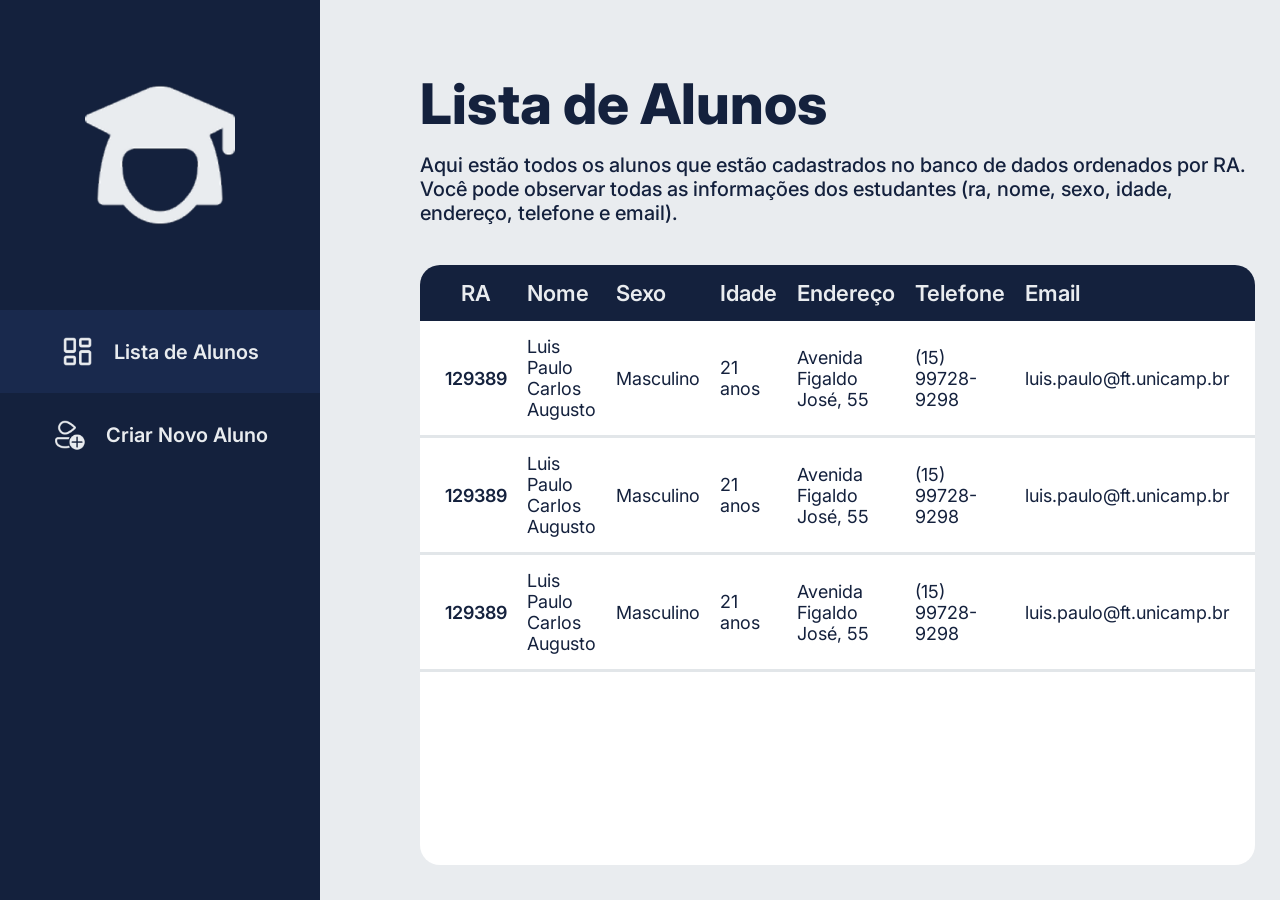
<file: index.html>
<!DOCTYPE html>
<html lang="pt-br">
<head>
    <meta charset="UTF-8">
    <meta name="viewport" content="width=device-width, initial-scale=1.0">
    <title>Lista de Alunos</title>

    <link rel="preconnect" href="https://fonts.googleapis.com">
    <link rel="preconnect" href="https://fonts.gstatic.com" crossorigin>
    <link href="https://fonts.googleapis.com/css2?family=Inter:ital,opsz,wght@0,14..32,100..900;1,14..32,100..900&display=swap" rel="stylesheet">
    <link rel="stylesheet" type="text/css" href="css/style.css">
</head>
<body>
    <nav>
        <img src="images/icone_principal.png" alt="Ícone do Sistema">
        <div id="caixa-navegacao">
            <a class="ancora-navegacao" href="index.html">
                <div class="botao-navegacao navegacao-selecionada">
                    <img src="images/icone_dashboard.png" alt="Ícone de Dashboard">
                    <p>Lista de Alunos</p>
                </div>
            </a>
            <a class="ancora-navegacao" href="novo.html">
                <div class="botao-navegacao">
                    <img src="images/icone_novo.png" alt="Ícone de Novo">
                    <p>Criar Novo Aluno</p>
                </div>
            </a>
        </div>
    </nav>
    <main>
        <h1>Lista de Alunos</h1>
        <p>Aqui estão todos os alunos que estão cadastrados no banco de dados ordenados por RA. Você pode observar todas as informações dos estudantes (ra, nome, sexo, idade, endereço, telefone e email).</p>

        <div id="area-tabela">
            <table>
                <thead>
                    <tr>
                        <th>RA</th>
                        <th>Nome</th>
                        <th>Sexo</th>
                        <th>Idade</th>
                        <th>Endereço</th>
                        <th>Telefone</th>
                        <th>Email</th>
                    </tr>
                </thead>
                <tbody>                
                    <tr>
                        <td>129389</td>
                        <td>Luis Paulo Carlos Augusto</td>
                        <td>Masculino</td>
                        <td>21 anos</td>
                        <td>Avenida Figaldo José, 55</td>
                        <td>(15) 99728-9298</td>
                        <td>luis.paulo@ft.unicamp.br</td>
                    </tr>
                    <tr>
                        <td>129389</td>
                        <td>Luis Paulo Carlos Augusto</td>
                        <td>Masculino</td>
                        <td>21 anos</td>
                        <td>Avenida Figaldo José, 55</td>
                        <td>(15) 99728-9298</td>
                        <td>luis.paulo@ft.unicamp.br</td>
                    </tr>
                    <tr>
                        <td>129389</td>
                        <td>Luis Paulo Carlos Augusto</td>
                        <td>Masculino</td>
                        <td>21 anos</td>
                        <td>Avenida Figaldo José, 55</td>
                        <td>(15) 99728-9298</td>
                        <td>luis.paulo@ft.unicamp.br</td>
                    </tr>
                </tbody>
            </table>
        </div>
    </main>
</body>
</html>
</file>
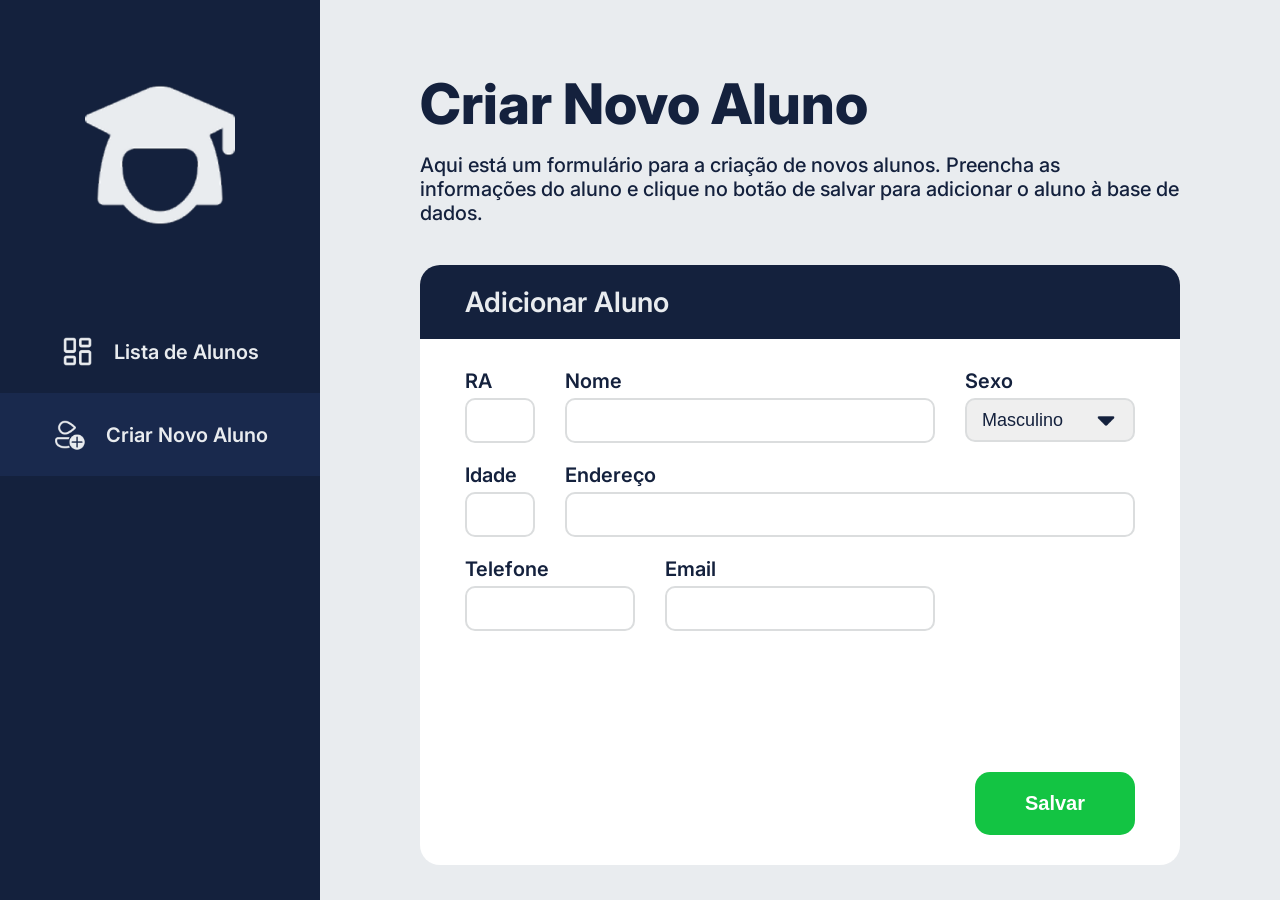
<file: novo.html>
<!DOCTYPE html>
<html lang="pt-br">
<head>
    <meta charset="UTF-8">
    <meta name="viewport" content="width=device-width, initial-scale=1.0">
    <title>Lista de Alunos</title>

    <link rel="preconnect" href="https://fonts.googleapis.com">
    <link rel="preconnect" href="https://fonts.gstatic.com" crossorigin>
    <link href="https://fonts.googleapis.com/css2?family=Inter:ital,opsz,wght@0,14..32,100..900;1,14..32,100..900&display=swap" rel="stylesheet">
    <link rel="stylesheet" type="text/css" href="css/style.css">
</head>
<body>
    <nav>
        <img src="images/icone_principal.png" alt="Ícone do Sistema">
        <div id="caixa-navegacao">
            <a class="ancora-navegacao" href="index.html">
                <div class="botao-navegacao">
                    <img src="images/icone_dashboard.png" alt="Ícone de Dashboard">
                    <p>Lista de Alunos</p>
                </div>
            </a>
            <a class="ancora-navegacao" href="novo.html">
                <div class="botao-navegacao navegacao-selecionada">
                    <img src="images/icone_novo.png" alt="Ícone de Novo">
                    <p>Criar Novo Aluno</p>
                </div>
            </a>
        </div>
    </nav>
    <main>
        <h1>Criar Novo Aluno</h1>
        <p>Aqui está um formulário para a criação de novos alunos. Preencha as informações do aluno e clique no botão de salvar para adicionar o aluno à base de dados.</p>

        <div id="area-formulario">
            <div id="cabecalho-formulario">
                <h2>Adicionar Aluno</h2>
            </div>
            <form>
                <div id="form-ra">
                    <label for="nmbRA">RA</label>
                    <input type="number" name="nmbRA" id="nmbRA">
                </div>
                <div id="form-nome">
                    <label for="txtNome">Nome</label>
                    <input type="text" name="txtNome" id="txtNome">
                </div>
                <div id="form-sexo">
                    <label for="ddlSexo">Sexo</label>
                    <select name="ddlSexo" id="ddlSexo">
                        <option value="masculino">Masculino</option>
                        <option value="feminino">Feminino</option>
                    </select>
                </div>
                <div id="form-idade">
                    <label for="nmbIdade">Idade</label>
                    <input type="number" name="nmbIdade" id="nmbIdade">
                </div>
                <div id="form-endereco">
                    <label for="txtEndereco">Endereço</label>
                    <input type="text" name="txtEndereco" id="txtEndereco">
                </div>
                <div id="form-telefone">
                    <label for="txtTelefone">Telefone</label>
                    <input type="text" name="txtTelefone" id="txtTelefone">
                </div>
                <div id="form-email">
                    <label for="txtEmail">Email</label>
                    <input type="text" name="txtEmail" id="txtEmail">
                </div>
                <button type="submit">Salvar</button>
            </form>
        </div>        
    </main>
</body>
</html>
</file>
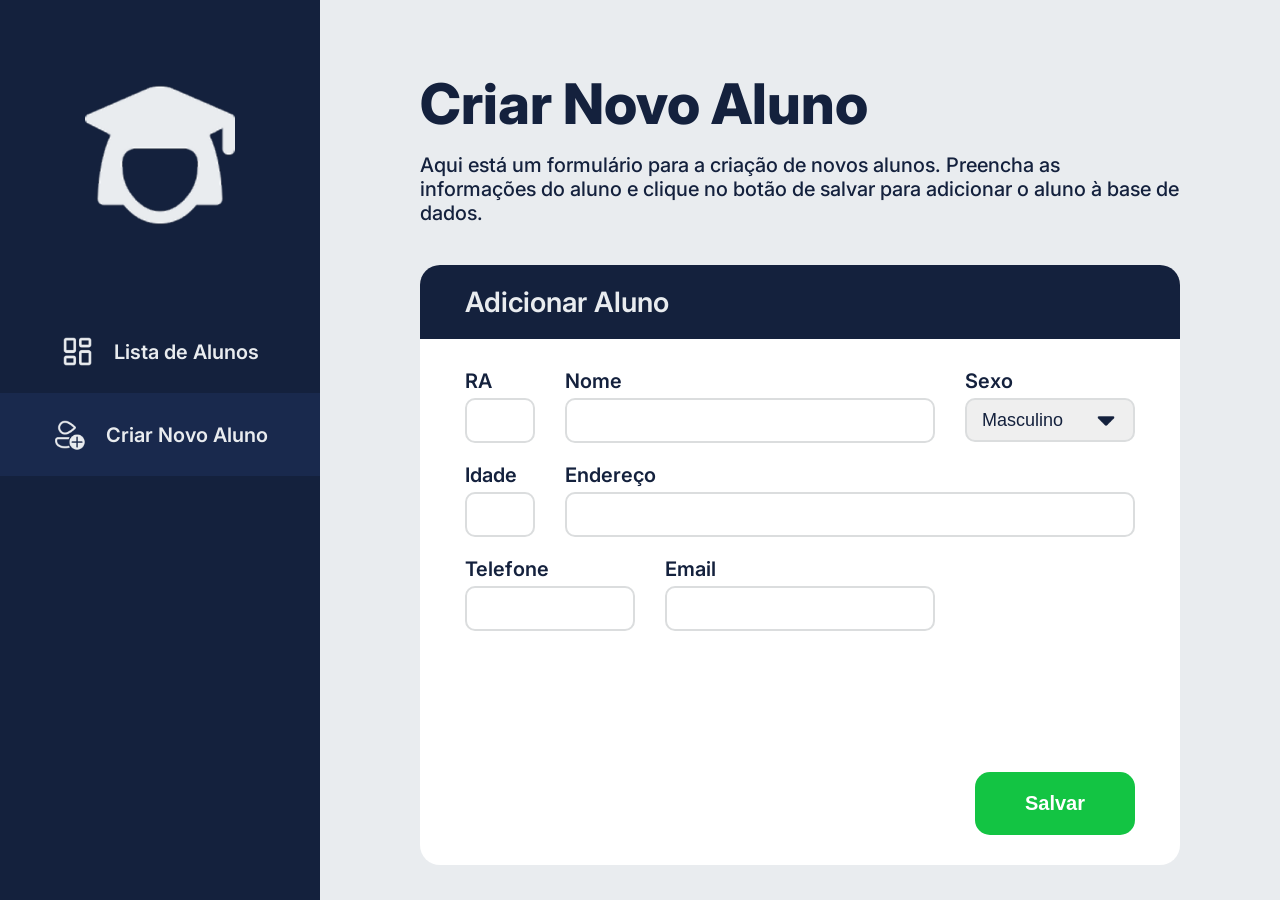
<file: Lista de Alunos/novo.html>
<!DOCTYPE html>
<html lang="pt-br">
<head>
    <meta charset="UTF-8">
    <meta name="viewport" content="width=device-width, initial-scale=1.0">
    <title>Lista de Alunos</title>

    <link rel="preconnect" href="https://fonts.googleapis.com">
    <link rel="preconnect" href="https://fonts.gstatic.com" crossorigin>
    <link href="https://fonts.googleapis.com/css2?family=Inter:ital,opsz,wght@0,14..32,100..900;1,14..32,100..900&display=swap" rel="stylesheet">
    <link rel="stylesheet" type="text/css" href="css/style.css">
</head>
<body>
    <nav>
        <img src="images/icone_principal.png" alt="Ícone do Sistema">
        <div id="caixa-navegacao">
            <a class="ancora-navegacao" href="index.php">
                <div class="botao-navegacao">
                    <img src="images/icone_dashboard.png" alt="Ícone de Dashboard">
                    <p>Lista de Alunos</p>
                </div>
            </a>
            <a class="ancora-navegacao" href="novo.html">
                <div class="botao-navegacao navegacao-selecionada">
                    <img src="images/icone_novo.png" alt="Ícone de Novo">
                    <p>Criar Novo Aluno</p>
                </div>
            </a>
        </div>
    </nav>
    <main>
        <h1>Criar Novo Aluno</h1>
        <p>Aqui está um formulário para a criação de novos alunos. Preencha as informações do aluno e clique no botão de salvar para adicionar o aluno à base de dados.</p>

        <div id="area-formulario">
            <div id="cabecalho-formulario">
                <h2>Adicionar Aluno</h2>
            </div>
            <form action="cadastro.php" method="post">
                <div id="form-ra">
                    <label for="nmbRA">RA</label>
                    <input type="number" name="nmbRA" id="nmbRA">
                </div>
                <div id="form-nome">
                    <label for="txtNome">Nome</label>
                    <input type="text" name="txtNome" id="txtNome">
                </div>
                <div id="form-sexo">
                    <label for="ddlSexo">Sexo</label>
                    <select name="ddlSexo" id="ddlSexo">
                        <option value="masculino">Masculino</option>
                        <option value="feminino">Feminino</option>
                    </select>
                </div>
                <div id="form-idade">
                    <label for="nmbIdade">Idade</label>
                    <input type="number" name="nmbIdade" id="nmbIdade">
                </div>
                <div id="form-endereco">
                    <label for="txtEndereco">Endereço</label>
                    <input type="text" name="txtEndereco" id="txtEndereco">
                </div>
                <div id="form-telefone">
                    <label for="txtTelefone">Telefone</label>
                    <input type="text" name="txtTelefone" id="txtTelefone">
                </div>
                <div id="form-email">
                    <label for="txtEmail">Email</label>
                    <input type="text" name="txtEmail" id="txtEmail">
                </div>
                <button type="submit">Salvar</button>
            </form>
        </div>        
    </main>
</body>
</html>
</file>
<file: css/style.css>
/* =========================== VISUALIZAÇÃO DESKTOP GRANDE (1920x1280) =========================== */
/* -------- Definições e Variáveis Globais ------ */
* {
    margin: 0; padding: 0;
    box-sizing: border-box;
}

:root {
    --cor-primaria: #14213D;
    --cor-primaria-clara: #19294D;
    --cor-secundaria: #E9ECEF;
    --cor-secundaria-variada: #E2E6E9;
    --cor-branca: #FFFFFF;
    --cor-cinza: #DBDDDE;
    --cor-confirmacao: #13C443;
}

html { font-size: 20px; font-family: "Inter", sans-serif; }

body {
    background-color: var(--cor-secundaria);
    width: 100dvw; height: 100dvh;
    display: flex; flex-flow: row nowrap;
}

/* ---------- Menu de Navegação Lateral --------- */
nav {
    min-width: 320px; height: 100dvh;
    background-color: var(--cor-primaria);
}

nav > img {
    width: 150px; height: 150px;
    display: block;
    margin: 80px auto;
}

.botao-navegacao {
    display: flex; flex-flow: row nowrap;
    justify-content: center; align-items: center;
    column-gap: 20px;
    padding: 25px 0;
}
.botao-navegacao.navegacao-selecionada { background-color: var(--cor-primaria-clara); }

.botao-navegacao > img { width: 33px; height: 33px; }
.botao-navegacao > p {
    color: var(--cor-secundaria); 
    font-size: 1rem; font-weight: 600;
}

a, a:visited, a:link, a:hover, a:active { 
    color: var(--cor-primaria); text-decoration: none; 
}

/* --------- Tabela com Informações Alunos ------ */
main { padding: 70px 100px; }

h1 {
    color: var(--cor-primaria); 
    font-size: 2.8rem; font-weight: 800;
    margin-bottom: 15px;
}

main > p {
    color: var(--cor-primaria); 
    font-size: 1rem; font-weight: 500;
    margin-bottom: 40px;
}

#area-tabela {
    width: 100%; height: 600px;
    background-color: var(--cor-branca);
    border-radius: 20px;
}

table {
    width: 100%;
    border-collapse: collapse;
}

th, td { padding: 15px 10px; }
th:first-child, td:first-child { padding-left: 25px; }
th:last-child, td:last-child { padding-right: 25px; }

tr:first-child th {
    color: var(--cor-secundaria);
    font-size: 1.1rem; font-weight: 600;
    text-align: left;
}

thead tr { background: var(--cor-primaria); }
thead tr th:first-child { border-top-left-radius: 20px; text-align: center; }
thead tr th:last-child { border-top-right-radius: 20px; }

td {
    color: var(--cor-primaria);
    font-size: 0.9rem; font-weight: 400;
    border-bottom: solid 3px var(--cor-secundaria-variada);
}

td:first-child { text-align: center; }
tbody td:first-child { font-weight: 600; }

/* ---------- Formulário de Novo Aluno ---------- */
#area-formulario {
    width: 100%; height: 600px;
    background-color: var(--cor-branca);
    border-radius: 20px;
    position: relative;
}

#cabecalho-formulario {
    background-color: var(--cor-primaria);
    border-radius: 20px 20px 0 0;
}

h2 {
    color: var(--cor-secundaria);
    font-size: 1.4rem; font-weight: 600;
    padding: 20px 45px;
}

form { 
    display: grid;
    grid-template-columns: repeat(7, 1fr);
    grid-auto-rows: 1fr;
    padding: 30px 45px;
    gap: 20px 30px;
}
form div { display: flex; flex-flow: column nowrap; }

#form-ra { grid-column: 1 / 2; }
#form-nome { grid-column: 2 / 6; }
#form-sexo { grid-column: 6 / 8; }
#form-idade { grid-column: 1 / 2; }
#form-endereco { grid-column: 2 / 8; }
#form-telefone { grid-column: 1 / 3; }
#form-email { grid-column: 3 / 6; }

label {
    color: var(--cor-primaria);
    font-size: 1rem; font-weight: 600;
}

input, select { 
    width: 100%; 
    border: solid 2px var(--cor-cinza); border-radius: 10px;
    padding: 10px 5px 10px 15px; margin-top: 5px;

    color: var(--cor-primaria);
    font-size: 0.9rem; font-weight: 400;
}

input:focus, select:focus {
    outline: none;
    border-color: var(--cor-primaria);
}

select {
    appearance: none;
    background-image: url("../images/icone_seta_baixo.png");
    background-repeat: no-repeat;
    background-position: right 12px center;
    background-size: 30px;
}

select, ::picker(select) { appearance: base-select; }
select::picker-icon { display: none; }

::picker(select) {
    padding: 5px; margin-top: 5px;
    border: 2px solid var(--cor-cinza); border-radius: 10px;
    box-shadow: 0 4px 12px rgb(0 0 0 / 0.1);
}

option { padding: 8px 12px; border-radius: 10px; }
option:first-child { margin-bottom: 3px; }
option:hover, option:focus-visible { background: var(--cor-secundaria); }
option:checked { background: var(--cor-primaria); color: var(--cor-secundaria); }
option::checkmark { display: none; }

button {
    position: absolute;
    bottom: 30px; right: 45px;
    background-color: var(--cor-confirmacao);
    padding: 20px 50px;
    border: none; border-radius: 15px;
    color: var(--cor-branca);
    font-size: 1rem; font-weight: 600;
    cursor: pointer;
}
</file>
<file: Lista de Alunos/css/style.css>
/* =========================== VISUALIZAÇÃO DESKTOP GRANDE (1920x1280) =========================== */
/* -------- Definições e Variáveis Globais ------ */
* {
    margin: 0; padding: 0;
    box-sizing: border-box;
}

:root {
    --cor-primaria: #14213D;
    --cor-primaria-clara: #19294D;
    --cor-secundaria: #E9ECEF;
    --cor-secundaria-variada: #E2E6E9;
    --cor-branca: #FFFFFF;
    --cor-cinza: #DBDDDE;
    --cor-confirmacao: #13C443;
}

html { font-size: 20px; font-family: "Inter", sans-serif; }

body {
    background-color: var(--cor-secundaria);
    width: 100dvw; height: 100dvh;
    display: flex; flex-flow: row nowrap;
}

/* ---------- Menu de Navegação Lateral --------- */
nav {
    min-width: 320px; height: 100dvh;
    background-color: var(--cor-primaria);
}

nav > img {
    width: 150px; height: 150px;
    display: block;
    margin: 80px auto;
}

.botao-navegacao {
    display: flex; flex-flow: row nowrap;
    justify-content: center; align-items: center;
    column-gap: 20px;
    padding: 25px 0;
}
.botao-navegacao.navegacao-selecionada { background-color: var(--cor-primaria-clara); }

.botao-navegacao > img { width: 33px; height: 33px; }
.botao-navegacao > p {
    color: var(--cor-secundaria); 
    font-size: 1rem; font-weight: 600;
}

a, a:visited, a:link, a:hover, a:active { 
    color: var(--cor-primaria); text-decoration: none; 
}

/* --------- Tabela com Informações Alunos ------ */
main { padding: 70px 100px; }

h1 {
    color: var(--cor-primaria); 
    font-size: 2.8rem; font-weight: 800;
    margin-bottom: 15px;
}

main > p {
    color: var(--cor-primaria); 
    font-size: 1rem; font-weight: 500;
    margin-bottom: 40px;
}

#area-tabela {
    width: 100%; height: 600px;
    background-color: var(--cor-branca);
    border-radius: 20px;
}

table {
    width: 100%;
    border-collapse: collapse;
}

th, td { padding: 15px 10px; }
th:first-child, td:first-child { padding-left: 25px; }
th:last-child, td:last-child { padding-right: 25px; }

tr:first-child th {
    color: var(--cor-secundaria);
    font-size: 1.1rem; font-weight: 600;
    text-align: left;
}

thead tr { background: var(--cor-primaria); }
thead tr th:first-child { border-top-left-radius: 20px; text-align: center; }
thead tr th:last-child { border-top-right-radius: 20px; }

td {
    color: var(--cor-primaria);
    font-size: 0.9rem; font-weight: 400;
    border-bottom: solid 3px var(--cor-secundaria-variada);
}

td:first-child { text-align: center; }
tbody td:first-child { font-weight: 600; }

/* ---------- Formulário de Novo Aluno ---------- */
#area-formulario {
    width: 100%; height: 600px;
    background-color: var(--cor-branca);
    border-radius: 20px;
    position: relative;
}

#cabecalho-formulario {
    background-color: var(--cor-primaria);
    border-radius: 20px 20px 0 0;
}

h2 {
    color: var(--cor-secundaria);
    font-size: 1.4rem; font-weight: 600;
    padding: 20px 45px;
}

form { 
    display: grid;
    grid-template-columns: repeat(7, 1fr);
    grid-auto-rows: 1fr;
    padding: 30px 45px;
    gap: 20px 30px;
}
form div { display: flex; flex-flow: column nowrap; }

#form-ra { grid-column: 1 / 2; }
#form-nome { grid-column: 2 / 6; }
#form-sexo { grid-column: 6 / 8; }
#form-idade { grid-column: 1 / 2; }
#form-endereco { grid-column: 2 / 8; }
#form-telefone { grid-column: 1 / 3; }
#form-email { grid-column: 3 / 6; }

label {
    color: var(--cor-primaria);
    font-size: 1rem; font-weight: 600;
}

input, select { 
    width: 100%; 
    border: solid 2px var(--cor-cinza); border-radius: 10px;
    padding: 10px 5px 10px 15px; margin-top: 5px;

    color: var(--cor-primaria);
    font-size: 0.9rem; font-weight: 400;
}

input:focus, select:focus {
    outline: none;
    border-color: var(--cor-primaria);
}

select {
    appearance: none;
    background-image: url("../images/icone_seta_baixo.png");
    background-repeat: no-repeat;
    background-position: right 12px center;
    background-size: 30px;
}

select, ::picker(select) { appearance: base-select; }
select::picker-icon { display: none; }

::picker(select) {
    padding: 5px; margin-top: 5px;
    border: 2px solid var(--cor-cinza); border-radius: 10px;
    box-shadow: 0 4px 12px rgb(0 0 0 / 0.1);
}

option { padding: 8px 12px; border-radius: 10px; }
option:first-child { margin-bottom: 3px; }
option:hover, option:focus-visible { background: var(--cor-secundaria); }
option:checked { background: var(--cor-primaria); color: var(--cor-secundaria); }
option::checkmark { display: none; }

button {
    position: absolute;
    bottom: 30px; right: 45px;
    background-color: var(--cor-confirmacao);
    padding: 20px 50px;
    border: none; border-radius: 15px;
    color: var(--cor-branca);
    font-size: 1rem; font-weight: 600;
    cursor: pointer;
}
</file>
